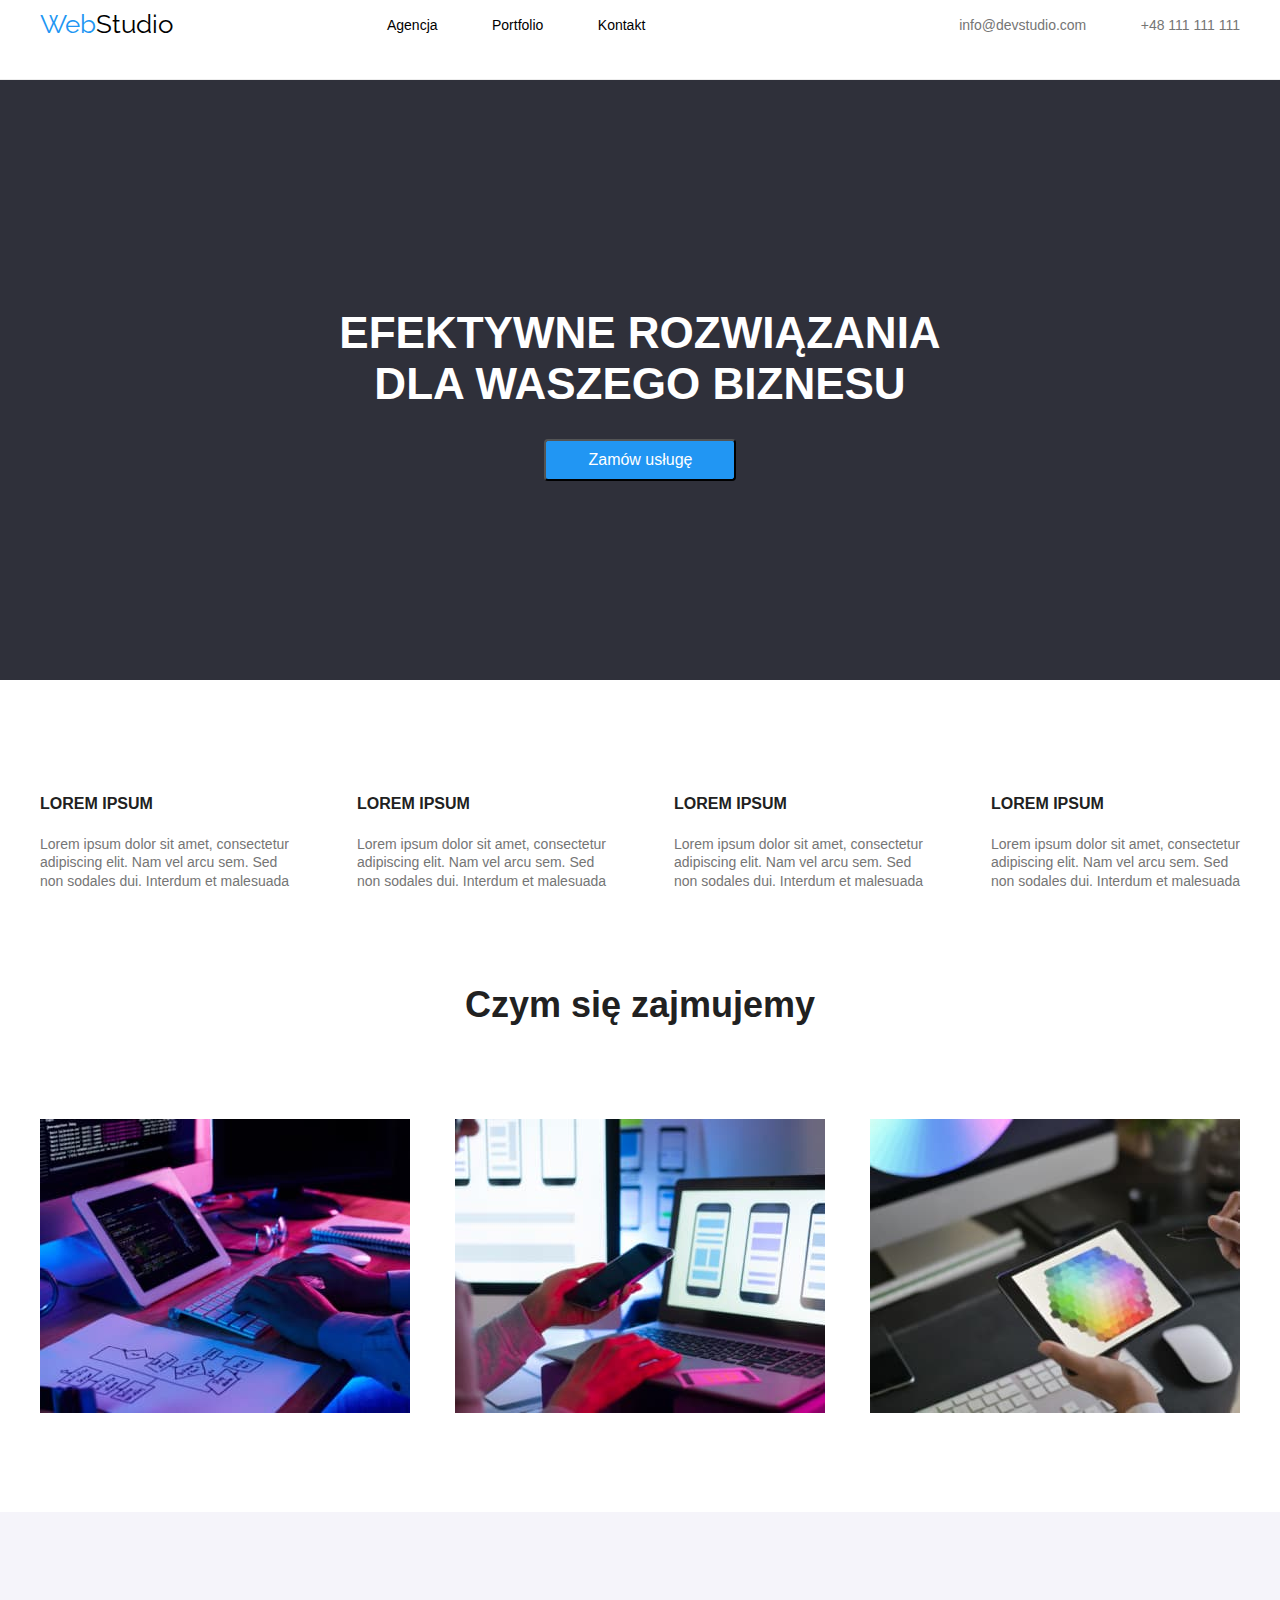
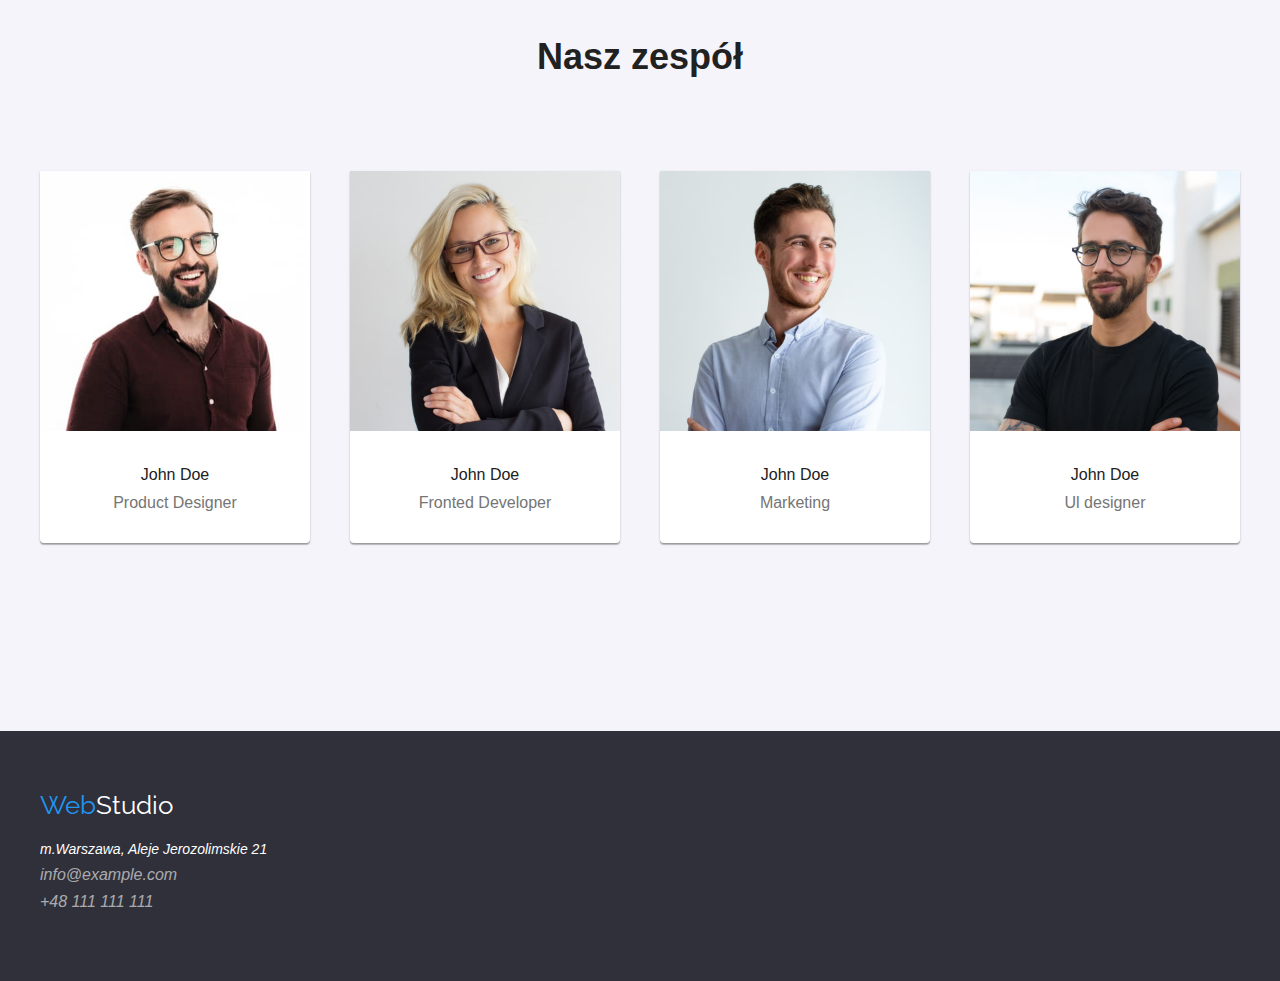
<file: index.html>
<!doctype html>
<html lang="pl">

<head>
  <meta charset="UTF-8">
  <meta content="IE=edge" http-equiv="X-UA-Compatible">
  <meta name="viewport" content="width=device-width, initial-scale=1.0">
  <link href="https://fonts.googleapis.com/css2?family=Raleway:wght@700&family=Roboto:wght@400;500;700;900&display=swap"
        rel="stylesheet">
  <link href="https://cdnjs.cloudflare.com/ajax/libs/modern-normalize/1.0.0/modern-normalize.min.css"
        rel="stylesheet" />
  <link href="css/styles.css" rel="stylesheet">
  <title>Homework 1</title>
</head>

<body>
<header class="header">
  <div class="container header-container">
    <a class="logo-link" href="index.html"><span class="logo-start">Web</span>Studio</a>
    <nav>
      <ul>
        <li class="header-link"><a class="link" href="index.html">Agencja</a></li>
        <li class="header-link"><a class="link" href="portfolio.html">Portfolio</a></li>
        <li class="header-link"><a class="link header-link" href="">Kontakt</a></li>
      </ul>
    </nav>
    <div>
      <a class="link header-link address mail" href="mailto:info@devstudio.com">info@devstudio.com</a>
      <a class="link header-link address phone" href="tel:+48111111111">+48 111 111 111</a>
    </div>
  </div>
</header>
<main>
  <section class="background">
    <div class="container flexbox-header">
      <h1 class="title">EFEKTYWNE ROZWIĄZANIA <br>
        DLA WASZEGO BIZNESU</h1>
      <button class="order-button" type="button">Zamów usługę</button>
    </div>
  </section>
  <section>
    <div class="container">
      <ul class="flexbox-spaces">
        <li class="inline-block lorem-ipsum-element">
          <h4>LOREM IPSUM</h4>
          <span class="pre">Lorem ipsum dolor sit amet, consectetur
adipiscing elit. Nam vel arcu sem. Sed
non sodales dui. Interdum et malesuada</span>
        </li>
        <li class="inline-block lorem-ipsum-element">
          <h4>LOREM IPSUM</h4>
          <span class="pre">Lorem ipsum dolor sit amet, consectetur
adipiscing elit. Nam vel arcu sem. Sed
non sodales dui. Interdum et malesuada</span>
        </li>
        <li class="inline-block lorem-ipsum-element">
          <h4>LOREM IPSUM</h4>
          <span class="pre">Lorem ipsum dolor sit amet, consectetur
adipiscing elit. Nam vel arcu sem. Sed
non sodales dui. Interdum et malesuada</span>
        </li>
        <li class="inline-block lorem-ipsum-element">
          <h4>LOREM IPSUM</h4>
          <span class="pre">Lorem ipsum dolor sit amet, consectetur
adipiscing elit. Nam vel arcu sem. Sed
non sodales dui. Interdum et malesuada</span>
        </li>
      </ul>
    </div>
  </section>

  <section>
    <div class="container">
      <h2>Czym się zajmujemy</h2>
      <ul class="flexbox-spaces">
        <li><img class="inline-block" alt="Laptop na fioletowym tle" height="294" src="images/laptop.jpg" width="370" />
        </li>
        <li><img class="inline-block" alt="Telefon z tabletem" height="294" src="images/telefon.jpg" width="370" /></li>
        <li><img class="inline-block" alt="Barwy z tabletem" height="294" src="images/tablet.jpg" width="370" /></li>
      </ul>
    </div>
  </section>

  <section class="our-team-background">
    <div class="container our-team-container">
      <h2>Nasz zespół</h2>
      <ul class="flexbox-spaces">
        <li class="our-team-element">
          <img class="team-picture" alt="Product Designer" height="260" src="images/John Doe.jpg" width="270" />
          <div class="our-team-texts">
            <div class="picture-title">
              John Doe
            </div>
            <div class="picture-work">Product Designer</div>
          </div>
        </li>
        <li class="our-team-element">
          <img class="team-picture" alt="Frontend Developer" height="260" src="images/frontend.jpg" width="270" />
          <div class="our-team-texts">
            <div class="picture-title">
              John Doe
            </div>
            <div class="picture-work">Fronted Developer</div>
          </div>
        </li>
        <li class="our-team-element">
          <img class="team-picture" alt="Marketing" height="260" src="images/marketing.jpg" width="270" />
          <div class="our-team-texts">
            <div class="picture-title">
              John Doe
            </div>
            <div class="picture-work">Marketing</div>
          </div>
        </li>
        <li class="our-team-element">
          <img class="team-picture" alt="Ul Designer" height="260" src="images/designer.jpg" width="270" />
          <div class="our-team-texts">
            <div class="picture-title">
              John Doe
            </div>
            <div class="picture-work">Ul designer</div>
          </div>
        </li>
      </ul>
    </div>
  </section>
</main>
<footer class="background">
  <div class="container footer">
    <a class="logo-link footer-logo" href="/"><span class="logo-start">Web</span>Studio</a>
    <address class="footer-address">m.Warszawa, Aleje Jerozolimskie 21</address>

    <address class="footer-address-contact">
      <a class="link" href="mailto:info@example.com">info@example.com</a>
    </address>
    <address class="footer-address-contact">
      <a class="link" href="tel:+48 111 111 111">+48 111 111 111</a>
    </address>
  </div>
</footer>
</body>

</html>
</file>
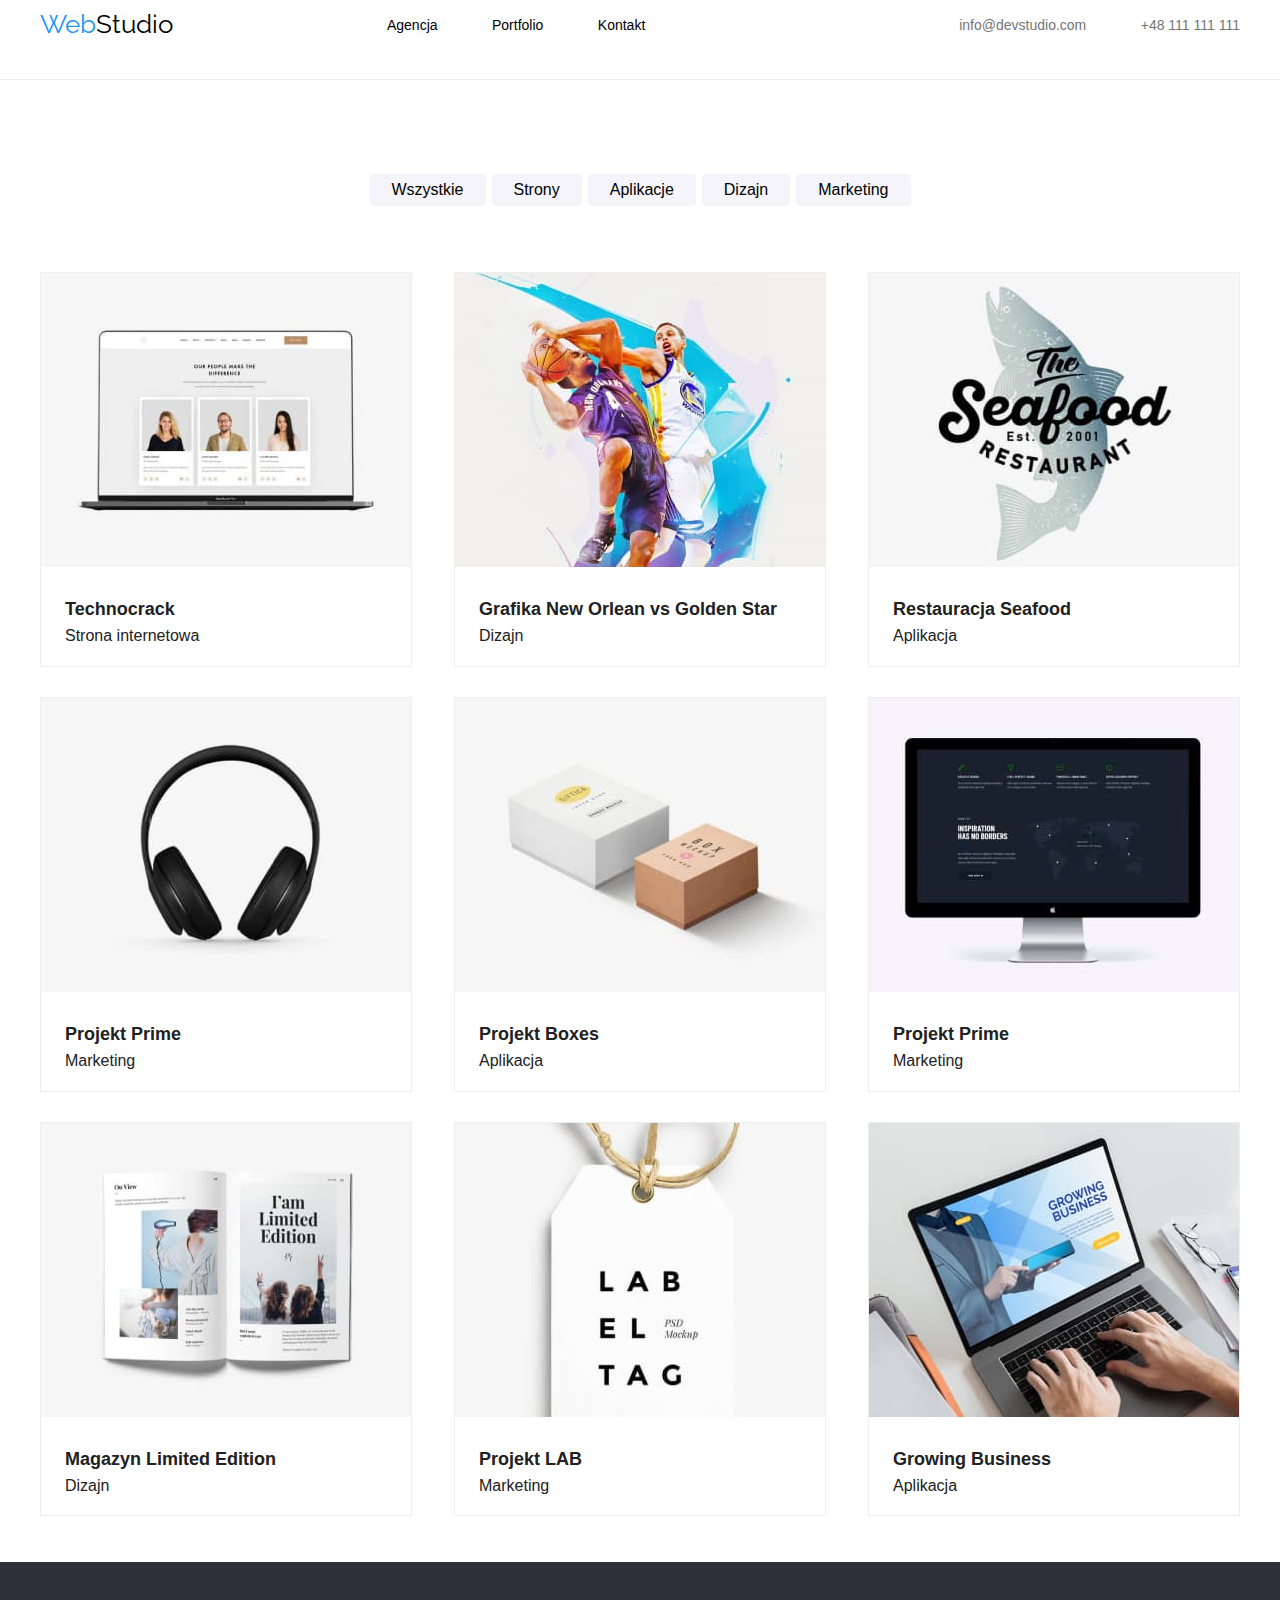
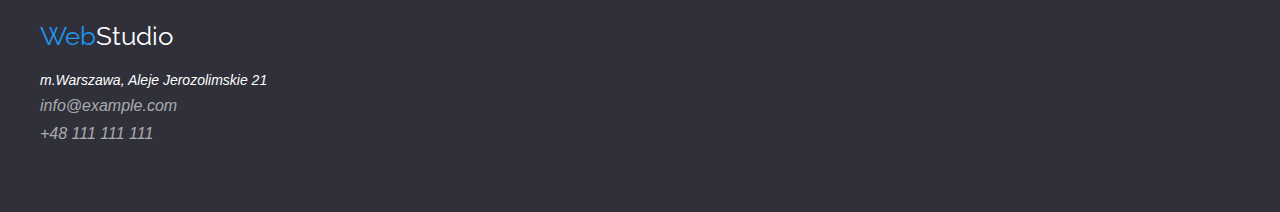
<file: portfolio.html>
<!doctype html>
<html lang="pl">

<head>
  <meta charset="UTF-8">
  <meta content="IE=edge" http-equiv="X-UA-Compatible">
  <meta name="viewport" content="width=device-width, initial-scale=1.0">
  <link href="https://fonts.googleapis.com/css2?family=Raleway:wght@700&family=Roboto:wght@400;500;700;900&display=swap"
        rel="stylesheet">
  <link href="https://cdnjs.cloudflare.com/ajax/libs/modern-normalize/1.0.0/modern-normalize.min.css"
        rel="stylesheet" />
  <link href="css/styles.css" rel="stylesheet">
  <title>Homework 1</title>
</head>

<body>
<header class="header">
  <div class="container header-container">
    <a class="logo-link" href="index.html"><span class="logo-start">Web</span>Studio</a>
    <nav>
      <ul>
        <li class="header-link"><a class="link" href="index.html">Agencja</a></li>
        <li class="header-link"><a class="link" href="portfolio.html">Portfolio</a></li>
        <li class="header-link"><a class="link header-link" href="">Kontakt</a></li>
      </ul>
    </nav>
    <div>
      <a class="link header-link address mail" href="mailto:info@devstudio.com">info@devstudio.com</a>
      <a class="link header-link address phone" href="tel:+48111111111">+48 111 111 111</a>
    </div>
  </div>
</header>
<main>
  <section class="section">
    <div class="flexbox-center container portfolio-navigation-container">
      <button class="button portfolio-navigation" type="button">Wszystkie</button>
      <button class="button portfolio-navigation" type="button">Strony</button>
      <button class="button portfolio-navigation" type="button">Aplikacje</button>
      <button class="button portfolio-navigation" type="button">Dizajn</button>
      <button class="button portfolio-navigation" type="button">Marketing</button>
    </div>
  </section>
  <section class="section">
    <div class="container">
      <ul class="portfolio-flexbox">
        <li class="inline-block portfolio-picture">
          <img alt="Technocrack" height="294" src="images/laptop2.jpg" width="370" />
          <div class="portfolio-picture-text">
            <div>
              <b class="portfolio-picture-title">Technocrack</b>
            </div>
            <div>Strona internetowa</div>
          </div>
        </li>
        <li class="inline-block portfolio-picture">
          <img alt="Koszykówka" height="294" src="images/koszykowka.jpg" width="370" />
          <div class="portfolio-picture-text">
            <div>
              <b class="portfolio-picture-title">Grafika New Orlean vs Golden Star</b>
            </div>
            <div>Dizajn</div>
          </div>
        </li>
        <li class="inline-block portfolio-picture">
          <img alt="Rybka" height="294" src="images/rybka.jpg" width="370" />
          <div class="portfolio-picture-text">
            <div>
              <b class="portfolio-picture-title">Restauracja Seafood</b>
            </div>
            <div>Aplikacja</div>
          </div>
        </li>
        <li class="inline-block portfolio-picture">
          <img alt="Sluchawki" height="294" src="images/sluchawki.jpg" width="370" />
          <div class="portfolio-picture-text">
            <div>
              <b class="portfolio-picture-title">Projekt Prime</b>
            </div>
            <div>Marketing</div>
          </div>
        </li>
        <li class="inline-block portfolio-picture">
          <img alt="Paczki" height="294" src="images/paczki.jpg" width="370" />
          <div class="portfolio-picture-text">
            <div>
              <b class="portfolio-picture-title">Projekt Boxes</b>
            </div>
            <div>Aplikacja</div>
          </div>
        </li>
        <li class="inline-block portfolio-picture">
          <img alt="Monitor" height="294" src="images/monitor.jpg" width="370" />
          <div class="portfolio-picture-text">
            <div>
              <b class="portfolio-picture-title">Projekt Prime</b>
            </div>
            <div>Marketing</div>
          </div>
        </li>
        <li class="inline-block portfolio-picture">
          <img alt="Książka" height="294" src="images/ksiazka.jpg" width="370" />
          <div class="portfolio-picture-text">
            <div>
              <b class="portfolio-picture-title">Magazyn Limited Edition</b>
            </div>
            <div>Dizajn</div>
          </div>
        </li>
        <li class="inline-block portfolio-picture">
          <img alt="Zakładka" height="294" src="images/zakladka.jpg" width="370" />
          <div class="portfolio-picture-text">
            <div>
              <b class="portfolio-picture-title">Projekt LAB</b>
            </div>
            <div>Marketing</div>
          </div>
        </li>
        <li class="inline-block portfolio-picture">
          <img alt="Laptop" height="294" src="images/laptop3.jpg" width="370" />
          <div class="portfolio-picture-text">
            <div>
              <b class="portfolio-picture-title">Growing Business</b>
            </div>
            <div>Aplikacja</div>
          </div>
        </li>
      </ul>
    </div>
  </section>
</main>
<footer class="background">
  <div class="container footer">
    <a class="logo-link footer-logo" href="/"><span class="logo-start">Web</span>Studio</a>
    <address class="footer-address">m.Warszawa, Aleje Jerozolimskie 21</address>

    <address class="footer-address-contact">
      <a class="link" href="mailto:info@example.com">info@example.com</a>
    </address>
    <address class="footer-address-contact">
      <a class="link" href="tel:+48 111 111 111">+48 111 111 111</a>
    </address>
  </div>
</footer>
</body>

</html>
</file>
<file: css/styles.css>
:root {
    --address: #757575;
    --background-color: #2F303A;
    --background-text-color: white;
    --button-active-color: #2196F3;
    --button-active-text-color: white;
    --button-color: #F5F4FA;
    --button-text-color: black;
    --container-width: 1200px;
    --footer-address-contact: #FFFFFF99;
    --footer-address-size: 14px;
    --footer-address: #FFFFFF;
    --footer-logo: white;
    --h2-font-size: 36px;
    --header-container-border-color: #ECECEC;
    --header-height: 600px;
    --header-link-font-size: 14px;
    --header-link-font-weight: 500;
    --header-link-line-height: 1.17;
    --link-active-color: #2196F3;
    --link-color: black;
    --logo-start-color: #2196F3;
    --our-team-container-color: #F5F4FA;
    --our-team-element-background: white;
    --picture-title-font-size: 16px;
    --picture-title-font-weight: 500;
    --picture-title-line-height: 1.17;
    --picture-work-font-size: 16px;
    --picture-work-font-weight: 400;
    --picture-work-line-height: 1.17;
    --portfolio-navigation-font-size: 16px;
    --portfolio-navigation-font-weight: 500;
    --portfolio-navigation-line-height: 1.25;
    --portfolio-picture-border-color: #EEEEEE;
    --portfolio-picture-title-font-size: 18px;
    --portfolio-picture-title-font-weight: 700;
    --portfolio-picture-title-line-height: 2;
    --text-color: #212121;
    --logo-link-font-size: 26px;
    --lorem-ipsum-article-color: #757575;
    --lorem-ipsum-article-font-size: 14px;
    --button-border-radius: 4px;
}

body {
    font-family: "RobotoRegular 400", "RobotoMedium 500", "RobotoBold 700", "RobotoBlack 900", sans-serif;
    color: var(--text-color);
}

ul {
    list-style: none;
    padding-inline-start: 0;
}

h2 {
    text-align: center;
    font-size: var(--h2-font-size);
}

.container {
    width: var(--container-width);
    margin: 0 auto;
}

.header-container {
    display: flex;
    justify-content: space-between;
    align-items: center;
}

.header {
    border-bottom: 1px solid var(--header-container-border-color);
    height: 80px;
}

.flexbox-header {
    display: flex;
    justify-content: center;
    flex-direction: column;
    align-items: center;
    height: var(--header-height);
}

.portfolio-picture {
    border: 1px solid var(--portfolio-picture-border-color);
    margin-bottom: 30px;
}

.portfolio-picture-text {
    padding: 20px 24px;
}

.flexbox-center {
    display: flex;
    justify-content: center;
}

.flexbox-spaces {
    display: flex;
    justify-content: space-between;
    margin-top: 94px;
    margin-bottom: 94px;
}

.portfolio-flexbox {
    display: flex;
    flex-wrap: wrap;
    justify-content: space-between;
}

.inline-block {
    display: inline-block;
}

.pre {
    white-space: pre;
}

.title {
    text-align: center;
    font-size: 44px;
}

.our-team-container {
    padding-top: 94px;
    padding-bottom: 94px;
}

.our-team-background {
    background-color: var(--our-team-container-color);
}

.our-team-element {
    background-color: var(--our-team-element-background);
    box-shadow: 0 1px 3px rgba(0, 0, 0, 0.12), 0 1px 1px rgba(0, 0, 0, 0.14), 0 2px 1px rgba(0, 0, 0, 0.2);
    border-radius: 0 0 4px 4px;

}

.logo-link {
    font-family: "Raleway", sans-serif;
    text-decoration: none;
    color: black;
    font-size: var(--logo-link-font-size);
}

.logo-start {
    color: var(--logo-start-color);
}

.button {
    background-color: var(--button-color);
    color: var(--button-text-color);
    cursor: pointer;
    font-size: 16px;

}

.order-button {
    background-color: var(--button-active-color);
    color: var(--button-active-text-color);
    cursor: pointer;
    font-size: 16px;
    padding: 10px 41px 10px 42px;
    border-radius: var(--button-border-radius);
}

.button:hover, .button:focus {
    background-color: var(--button-active-color);
    color: var(--button-active-text-color);
}

.link {
    color: var(--link-color);
    text-decoration: none;
}

.link:hover, .link:focus {
    color: var(--link-active-color);
}

.header-link {
    font-size: var(--header-link-font-size);
    font-weight: var(--header-link-font-weight);
    line-height: var(--header-link-line-height);
    display: inline-block;
    margin-right: 50px;
}

.header-link.phone {
    margin-right: 0;
}

.portfolio-picture-title {
    font-size: var(--portfolio-picture-title-font-size);
    font-weight: var(--portfolio-picture-title-font-weight);
    line-height: var(--portfolio-picture-title-line-height);
}

.portfolio-navigation {
    font-size: var(--portfolio-navigation-font-size);
    font-weight: var(--portfolio-navigation-font-weight);
    line-height: var(--portfolio-navigation-line-height);
    border: 0 solid transparent;
    padding: 6px 22px;
    margin: 0 3px;
    border-radius: var(--button-border-radius);
}

.picture-title {
    font-size: var(--picture-title-font-size);
    font-weight: var(--picture-title-font-weight);
    line-height: var(--picture-title-line-height);
}

.picture-work {
    font-size: var(--picture-work-font-size);
    font-weight: var(--picture-work-font-weight);
    line-height: var(--picture-work-line-height);
    color: #757575;
    margin-bottom: 30px;
    margin-top: 10px;
}

.background {
    background-color: var(--background-color);
    color: var(--background-text-color);
}

.address {
    color: var(--address);
}

.footer-logo {
    color: var(--footer-logo);
}

.footer-address {
    font-size: var(--footer-address-size);
    color: var(--footer-address);
}

.footer-address-contact > a.link {
    color: var(--footer-address-contact);
}

.portfolio-navigation-container {
    padding-top: 94px;
    padding-bottom: 50px;
}

.footer {
    padding-top: 60px;
    padding-bottom: 60px;
}

.footer > *:nth-child(1) {
    margin-bottom: 20px;

}

.footer > * {
    margin-bottom: 9px;
    display: block;
}

.lorem-ipsum-element > .pre {
    color: var(--lorem-ipsum-article-color);
    font-size: var(--lorem-ipsum-article-font-size);
}

.auto-margin {
    margin: 0 auto;
    padding: 0;
}

.our-team-texts {
    display: flex;
    flex-direction: column;
    align-items: center;
}

.team-picture {
    margin-bottom: 30px;
}
</file>
